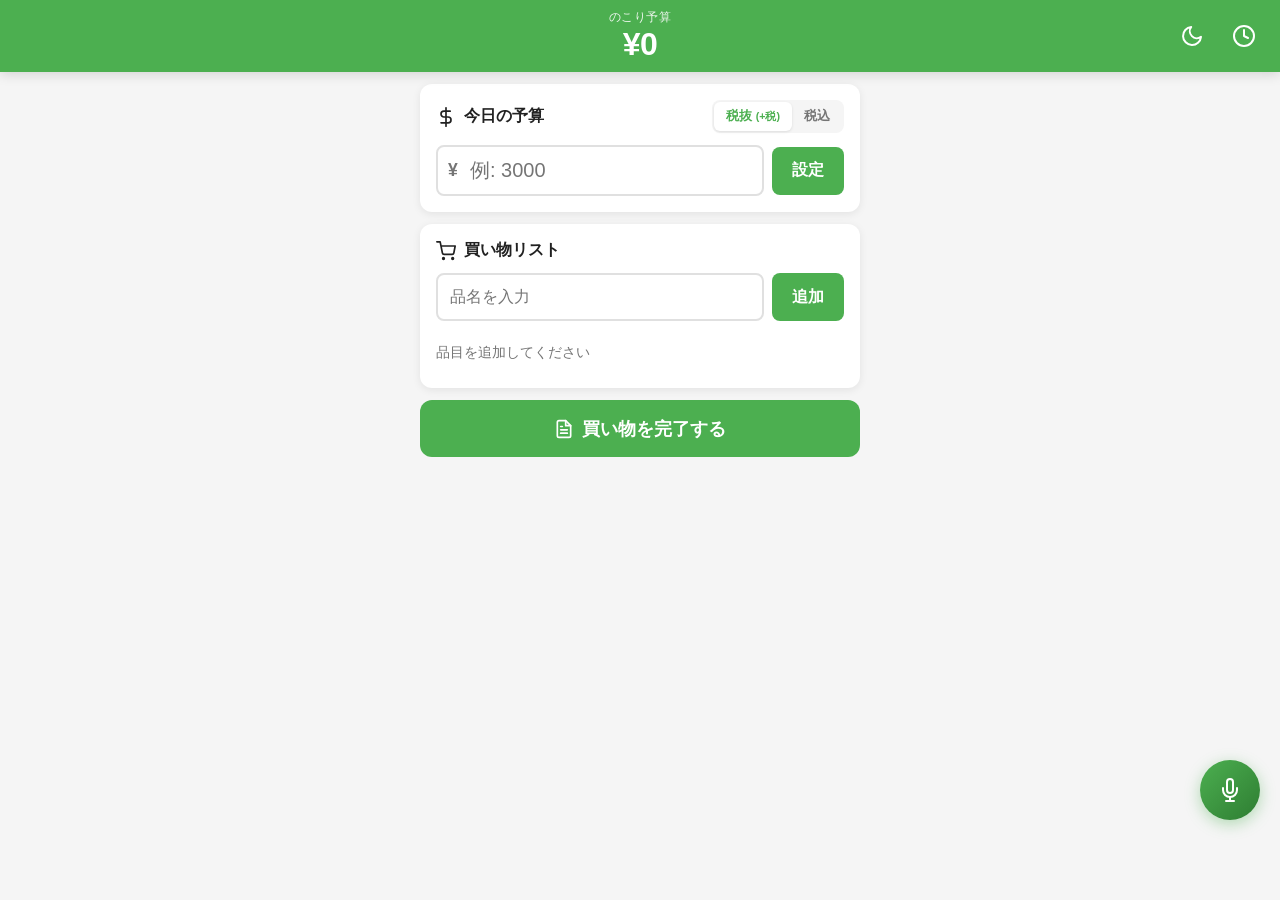
<file: index.html>
<!DOCTYPE html>
<html lang="ja">
<head>
  <meta charset="UTF-8">
  <meta name="viewport" content="width=device-width, initial-scale=1.0, user-scalable=no">
  <meta name="theme-color" content="#4CAF50">
  <meta name="apple-mobile-web-app-capable" content="yes">
  <meta name="apple-mobile-web-app-status-bar-style" content="black-translucent">
  <meta name="apple-mobile-web-app-title" content="買い物メモ">
  <link rel="manifest" href="manifest.json">
  <link rel="apple-touch-icon" href="icons/icon-192.png">
  <title>買い物計算メモ</title>
  <link rel="stylesheet" href="style.css?v=22">
</head>
<body data-theme="simple">
  <div id="app">
    <!-- ===== 固定ヘッダー：残高表示 ===== -->
    <header id="balance-bar">
      <div class="balance-label">のこり予算</div>
      <div id="balance-amount" class="balance-amount">¥0</div>
      <div class="header-actions">
        <!-- Theme Switcher -->
        <button id="theme-btn" class="header-icon-btn" aria-label="テーマ変更">
          <svg width="24" height="24" viewBox="0 0 24 24" fill="none" stroke="currentColor" stroke-width="2" stroke-linecap="round" stroke-linejoin="round">
            <path d="M21 12.79A9 9 0 1 1 11.21 3 7 7 0 0 0 21 12.79z"></path>
          </svg>
        </button>
        <button id="history-btn" class="header-icon-btn" aria-label="履歴">
          <svg width="24" height="24" viewBox="0 0 24 24" fill="none" stroke="currentColor" stroke-width="2" stroke-linecap="round" stroke-linejoin="round">
            <circle cx="12" cy="12" r="10"></circle>
            <polyline points="12 6 12 12 16 14"></polyline>
          </svg>
        </button>
      </div>
    </header>

    <main>
      <!-- ===== 予算設定エリア ===== -->
      <section id="budget-section" class="card">
        <div class="budget-header">
          <h2 class="title-with-icon">
            <svg width="20" height="20" viewBox="0 0 24 24" fill="none" stroke="currentColor" stroke-width="2" stroke-linecap="round" stroke-linejoin="round">
              <line x1="12" y1="1" x2="12" y2="23"></line>
              <path d="M17 5H9.5a3.5 3.5 0 0 0 0 7h5a3.5 3.5 0 0 1 0 7H6"></path>
            </svg>
            今日の予算
          </h2>
          <div class="tax-toggle">
            <label class="tax-radio">
              <input type="radio" name="tax-mode" id="tax-mode-exc" value="exclusive" checked>
              <span class="tax-radio-label">税抜 <small>(+税)</small></span>
            </label>
            <label class="tax-radio">
              <input type="radio" name="tax-mode" id="tax-mode-inc" value="inclusive">
              <span class="tax-radio-label">税込</span>
            </label>
          </div>
        </div>
        <div class="budget-input-row">
          <div class="input-with-yen">
            <span class="yen-inside">¥</span>
            <input type="number" id="budget-input" inputmode="numeric" pattern="[0-9]*"
                   placeholder="例: 3000" min="0" step="1">
          </div>
          <button id="budget-set-btn" class="btn btn-primary">設定</button>
        </div>
        <div id="budget-display" class="budget-display hidden">
          <span>予算: <strong id="budget-value">¥0</strong></span>
          <button id="budget-edit-btn" class="btn btn-small btn-outline">変更</button>
        </div>
      </section>

      <!-- ===== 買い物リストエリア ===== -->
      <section id="list-section" class="card">
        <h2 class="title-with-icon">
          <svg width="20" height="20" viewBox="0 0 24 24" fill="none" stroke="currentColor" stroke-width="2" stroke-linecap="round" stroke-linejoin="round">
            <circle cx="9" cy="21" r="1"></circle>
            <circle cx="20" cy="21" r="1"></circle>
            <path d="M1 1h4l2.68 13.39a2 2 0 0 0 2 1.61h9.72a2 2 0 0 0 2-1.61L23 6H6"></path>
          </svg>
          買い物リスト
        </h2>
        <div class="add-item-row">
          <div class="input-with-clear">
            <input type="text" id="item-name-input" placeholder="品名を入力"
                   enterkeyhint="send">
            <button type="button" id="item-name-clear" class="input-clear-btn" aria-label="入力をクリア">✕</button>
          </div>
          <button id="add-item-btn" class="btn btn-primary">追加</button>
        </div>
        <div id="list-toolbar" class="list-toolbar hidden">
          <label class="select-all-label">
            <input type="checkbox" id="select-all-cb" class="item-checkbox">
            <span>すべて選択</span>
          </label>
          <button id="delete-checked-btn" class="btn btn-small btn-danger" disabled>
            <span>✕ 選択を削除</span>
          </button>
        </div>
        <ul id="shopping-list" class="shopping-list"></ul>
      </section>

      <!-- ===== 完了ボタン ===== -->
      <section class="card complete-section">
        <button id="complete-btn" class="btn btn-complete">
          <svg width="20" height="20" viewBox="0 0 24 24" fill="none" stroke="currentColor" stroke-width="2" stroke-linecap="round" stroke-linejoin="round" style="margin-right: 8px;">
            <path d="M14 2H6a2 2 0 0 0-2 2v16a2 2 0 0 0 2 2h12a2 2 0 0 0 2-2V8z"></path>
            <polyline points="14 2 14 8 20 8"></polyline>
            <line x1="16" y1="13" x2="8" y2="13"></line>
            <line x1="16" y1="17" x2="8" y2="17"></line>
            <polyline points="10 9 9 9 8 9"></polyline>
          </svg>
          買い物を完了する
        </button>
      </section>

      <!-- ===== レシート（結果）モーダル ===== -->
      <div id="result-overlay" class="overlay hidden">
        <div class="receipt-modal">
          <div class="receipt-header">
            <svg class="receipt-icon" width="32" height="32" viewBox="0 0 24 24" fill="none" stroke="currentColor" stroke-width="2" stroke-linecap="round" stroke-linejoin="round">
              <path d="M6 2L3 6v14a2 2 0 0 0 2 2h14a2 2 0 0 0 2-2V6l-3-4z"></path>
              <line x1="3" y1="6" x2="21" y2="6"></line>
              <path d="M16 10a4 4 0 0 1-8 0"></path>
            </svg>
            <h2>RECEIPT</h2>
            <div id="receipt-date" class="receipt-date"></div>
          </div>
          <div class="receipt-body">
            <div class="receipt-row">
              <span class="receipt-label">予算 (Budget)</span>
              <span id="result-budget" class="receipt-value">¥0</span>
            </div>
            <div class="receipt-divider"></div>
            <div id="result-items-detail" class="receipt-items-detail"></div>
            <div class="receipt-divider"></div>
            <div class="receipt-row receipt-total-row">
              <span class="receipt-label">合計 (Total)</span>
              <span id="result-total" class="receipt-total-value">¥0</span>
            </div>
            <div class="receipt-row receipt-balance-row">
              <span class="receipt-label">残高 (Balance)</span>
              <span id="result-balance" class="receipt-balance-value">¥0</span>
            </div>
          </div>
          <div class="receipt-actions">
            <button id="result-close-btn" class="btn btn-primary btn-wide">閉じる</button>
            <button id="result-reset-btn" class="btn btn-outline btn-wide">リセットして新しく始める</button>
          </div>
        </div>
      </div>

      <!-- ===== 履歴モーダル ===== -->
      <div id="history-overlay" class="overlay hidden">
        <div class="history-modal">
          <div class="history-header">
            <h2 class="title-with-icon">
              <svg width="20" height="20" viewBox="0 0 24 24" fill="none" stroke="currentColor" stroke-width="2" stroke-linecap="round" stroke-linejoin="round">
                <path d="M12 8v4l3 3"></path>
                <circle cx="12" cy="12" r="10"></circle>
              </svg>
              過去のレシート
            </h2>
            <div class="history-header-actions">
              <button id="history-clear-all-btn" class="icon-action-btn" aria-label="すべての履歴を削除" title="すべての履歴を削除">
                <svg width="20" height="20" viewBox="0 0 24 24" fill="none" stroke="currentColor" stroke-width="2" stroke-linecap="round" stroke-linejoin="round">
                  <polyline points="3 6 5 6 21 6"></polyline>
                  <path d="M19 6v14a2 2 0 0 1-2 2H7a2 2 0 0 1-2-2V6m3 0V4a2 2 0 0 1 2-2h4a2 2 0 0 1 2 2v2"></path>
                </svg>
              </button>
              <button id="history-close-btn" class="icon-close-btn" aria-label="閉じる">✕</button>
            </div>
          </div>
          <ul id="history-list" class="history-list"></ul>
          <div id="history-empty" class="history-empty hidden">履歴はありません</div>
        </div>
      </div>
      
      <!-- ===== テーマ選択モーダル ===== -->
      <div id="theme-overlay" class="overlay hidden">
        <div class="history-modal" style="max-height: 50vh;">
          <div class="history-header">
            <h2 class="title-with-icon">
              <svg width="20" height="20" viewBox="0 0 24 24" fill="none" stroke="currentColor" stroke-width="2" stroke-linecap="round" stroke-linejoin="round">
                <path d="M21 12.79A9 9 0 1 1 11.21 3 7 7 0 0 0 21 12.79z"></path>
              </svg>
              テーマ設定
            </h2>
            <div class="history-header-actions">
              <button id="theme-close-btn" class="icon-close-btn" aria-label="閉じる">✕</button>
            </div>
          </div>
          <div class="theme-options">
            <button class="theme-option-btn active" data-theme-val="simple">
              <div class="theme-color-circle" style="background: #4CAF50;"></div>
              <span>シンプル (Green)</span>
            </button>
            <button class="theme-option-btn" data-theme-val="sakura">
              <div class="theme-color-circle" style="background: #f472b6;"></div>
              <span>さくら (Pink)</span>
            </button>
            <button class="theme-option-btn" data-theme-val="ocean">
              <div class="theme-color-circle" style="background: #38bdf8;"></div>
              <span>オーシャン (Blue)</span>
            </button>
          </div>
        </div>
      </div>
      
    </main>
  </div>


  <!-- ===== 音声入力ボタン ===== -->
  <button id="voice-btn" class="voice-fab" aria-label="音声入力">
    <svg class="mic-icon-svg" width="24" height="24" viewBox="0 0 24 24" fill="none" stroke="currentColor" stroke-width="2" stroke-linecap="round" stroke-linejoin="round">
      <path d="M12 1a3 3 0 0 0-3 3v8a3 3 0 0 0 6 0V4a3 3 0 0 0-3-3z"></path>
      <path d="M19 10v2a7 7 0 0 1-14 0v-2"></path>
      <line x1="12" y1="19" x2="12" y2="23"></line>
      <line x1="8" y1="23" x2="16" y2="23"></line>
    </svg>
    <span id="voice-status" class="voice-status">♪ ピコン</span>
  </button>

  <script src="app.js?v=22"></script>
</body>
</html>
</file>
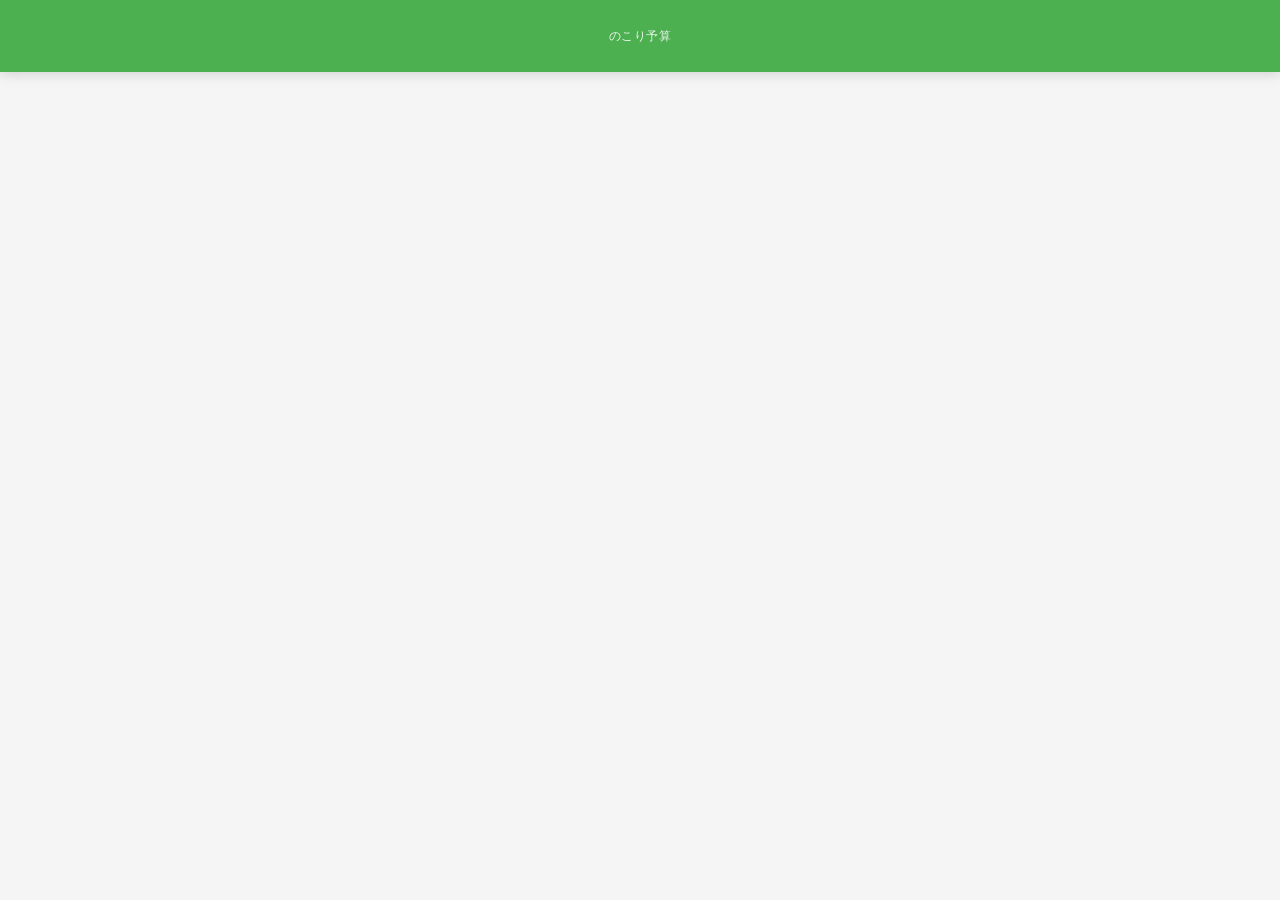
<file: shopping-calc-allinone.html>
<!DOCTYPE html>
<html lang="ja">
<head>
  <meta charset="UTF-8">
  <meta name="viewport" content="width=device-width, initial-scale=1.0, user-scalable=no">
  <meta name="theme-color" content="#4CAF50">
  <meta name="apple-mobile-web-app-capable" content="yes">
  <meta name="apple-mobile-web-app-status-bar-style" content="black-translucent">
  <meta name="apple-mobile-web-app-title" content="買い物メモ">
  <link rel="apple-touch-icon" href="icons/icon-192.png">
  <title>買い物計算メモ</title>
  <style>
/* ===== Reset & Base ===== */
*, *::before, *::after {
  box-sizing: border-box;
  margin: 0;
  padding: 0;
}


:root, [data-theme="simple"] {
  --green-primary: #4CAF50;
  --green-dark: #388E3C;
  --green-light: #C8E6C9;
  --accent: #FF9800;
  --accent-dark: #F57C00;
  --red: #E53935;
  --red-light: #FFEBEE;
  --bg: #F5F5F5;
  --card-bg: #FFFFFF;
  --text: #212121;
  --text-secondary: #757575;
  --border: #E0E0E0;
  --radius: 12px;
  --shadow: 0 2px 8px rgba(0,0,0,0.08);
  --header-height: 72px;
}

[data-theme="sakura"] {
  --green-primary: #f472b6;
  --green-dark: #db2777;
  --green-light: #fce7f3;
  --accent: #fbbf24;
  --accent-dark: #f59e0b;
  --bg: #fff1f2;
}

[data-theme="ocean"] {
  --green-primary: #38bdf8;
  --green-dark: #0284c7;
  --green-light: #e0f2fe;
  --accent: #f472b6;
  --accent-dark: #db2777;
  --bg: #f0f9ff;
}


html {
  font-size: 16px;
  -webkit-tap-highlight-color: transparent;
}

body {
  font-family: -apple-system, BlinkMacSystemFont, 'Segoe UI', 'Hiragino Sans',
               'Noto Sans JP', sans-serif;
  background: var(--bg);
  color: var(--text);
  height: 100vh;
  height: 100dvh;
  display: flex;
  flex-direction: column;
  overflow: hidden;
  overscroll-behavior: none;
}

#app {
  display: flex;
  flex-direction: column;
  height: 100%;
  width: 100%;
}

/* ===== Fixed Header: Balance Bar ===== */
#balance-bar {
  flex-shrink: 0;
  position: relative;
  z-index: 100;
  height: var(--header-height);
  background: var(--green-primary);
  color: #fff;
  display: flex;
  flex-direction: column;
  align-items: center;
  justify-content: center;
  box-shadow: 0 2px 12px rgba(0,0,0,0.15);
  padding: env(safe-area-inset-top, 0) 16px 0;
}

.balance-label {
  font-size: 0.75rem;
  opacity: 0.9;
  letter-spacing: 0.05em;
}

.header-actions {
  position: absolute;
  right: 16px;
  top: 50%;
  transform: translateY(-50%);
  display: flex;
  gap: 12px;
}

.header-icon-btn {
  background: none;
  border: none;
  color: #fff;
  cursor: pointer;
  padding: 8px;
  display: flex;
  align-items: center;
  justify-content: center;
  border-radius: 50%;
  transition: background 0.2s;
}

.header-icon-btn:active {
  background: rgba(255, 255, 255, 0.2);
}

.balance-amount {
  font-size: 2rem;
  font-weight: 800;
  letter-spacing: -0.02em;
  transition: color 0.3s;
}

.balance-amount.over-budget {
  color: #FFCDD2;
  animation: pulse 1s ease-in-out;
}

@keyframes pulse {
  0%, 100% { transform: scale(1); }
  50% { transform: scale(1.08); }
}

/* ===== Main ===== */
main {
  flex: 1;
  overflow-y: auto;
  -webkit-overflow-scrolling: touch;
  padding-top: 12px;
  padding-bottom: 32px;
  width: 100%;
  max-width: 480px;
  margin: 0 auto;
  padding-left: 12px;
  padding-right: 12px;
}

/* ===== Card ===== */
.card {
  background: var(--card-bg);
  border-radius: var(--radius);
  box-shadow: var(--shadow);
  padding: 16px;
  margin-bottom: 12px;
}

.card h2 {
  font-size: 1rem;
  font-weight: 700;
  margin-bottom: 12px;
  color: var(--text);
}

/* ===== Buttons ===== */
.btn {
  display: inline-flex;
  align-items: center;
  justify-content: center;
  border: none;
  border-radius: 8px;
  font-size: 1rem;
  font-weight: 600;
  cursor: pointer;
  padding: 12px 20px;
  min-height: 48px;
  transition: background 0.15s, transform 0.1s;
  -webkit-user-select: none;
  user-select: none;
  white-space: nowrap;
}

.btn:active {
  transform: scale(0.96);
}

.btn-primary {
  background: var(--green-primary);
  color: #fff;
}

.btn-primary:active {
  background: var(--green-dark);
}

.btn-accent {
  background: var(--accent);
  color: #fff;
}

.btn-accent:active {
  background: var(--accent-dark);
}

.btn-outline {
  background: transparent;
  border: 2px solid var(--green-primary);
  color: var(--green-primary);
}

.btn-small {
  padding: 6px 12px;
  min-height: 36px;
  font-size: 0.85rem;
}

.btn-wide {
  width: 100%;
}

.btn-complete {
  width: 100%;
  background: var(--green-primary);
  color: #fff;
  font-size: 1.15rem;
  padding: 16px;
  min-height: 56px;
  border-radius: 12px;
}

.btn-complete:active {
  background: var(--green-dark);
}

/* ===== Budget Section ===== */
.budget-header {
  display: flex;
  align-items: center;
  justify-content: space-between;
  margin-bottom: 12px;
}

.budget-header h2 {
  margin-bottom: 0;
}

.tax-toggle {
  display: flex;
  background: var(--bg);
  border-radius: 8px;
  padding: 2px;
}

.tax-radio input {
  display: none;
}

.tax-radio-label {
  display: inline-block;
  padding: 6px 12px;
  font-size: 0.8rem;
  font-weight: 600;
  color: var(--text-secondary);
  border-radius: 6px;
  cursor: pointer;
  transition: all 0.2s;
}

.tax-radio input:checked + .tax-radio-label {
  background: var(--card-bg);
  color: var(--green-primary);
  box-shadow: 0 1px 3px rgba(0,0,0,0.1);
}

.budget-input-row {
  display: flex;
  align-items: center;
  gap: 8px;
}

.input-with-yen {
  flex: 1;
  position: relative;
  display: flex;
  align-items: center;
  min-width: 0;
}

.yen-inside {
  position: absolute;
  left: 12px;
  font-size: 1.1rem;
  font-weight: 700;
  color: var(--text-secondary);
  pointer-events: none;
  z-index: 1;
}

.budget-input-row .input-with-yen input {
  width: 100%;
  font-size: 1.25rem;
  padding: 12px 12px 12px 32px;
  border: 2px solid var(--border);
  border-radius: 8px;
  min-height: 48px;
  outline: none;
  transition: border-color 0.2s;
}

.budget-input-row .input-with-yen input:focus {
  border-color: var(--green-primary);
}

.budget-display {
  display: flex;
  align-items: center;
  justify-content: space-between;
  padding: 8px 0;
  font-size: 1.1rem;
}

.hidden {
  display: none !important;
}

/* ===== Add Item Row ===== */
.add-item-row {
  display: flex;
  gap: 8px;
  margin-bottom: 12px;
}

.input-with-clear {
  flex: 1;
  position: relative;
  display: flex;
  align-items: center;
}

.input-with-clear input {
  width: 100%;
  font-size: 1rem;
  padding: 12px;
  padding-right: 40px;
  border: 2px solid var(--border);
  border-radius: 8px;
  min-height: 48px;
  outline: none;
}

.input-with-clear input:focus {
  border-color: var(--green-primary);
}

.input-clear-btn {
  position: absolute;
  right: 6px;
  width: 32px;
  height: 32px;
  border: none;
  background: var(--border);
  color: #fff;
  font-size: 0.85rem;
  font-weight: 700;
  border-radius: 50%;
  cursor: pointer;
  display: none;
  align-items: center;
  justify-content: center;
  -webkit-user-select: none;
  user-select: none;
  transition: background 0.15s;
}

.input-clear-btn.visible {
  display: flex;
}

.input-clear-btn:active {
  background: var(--text-secondary);
}

/* ===== List Toolbar (Select All / Delete) ===== */
.list-toolbar {
  display: flex;
  align-items: center;
  justify-content: space-between;
  padding: 8px 0;
  margin-bottom: 4px;
  border-bottom: 1px solid var(--border);
}

.select-all-label {
  display: flex;
  align-items: center;
  gap: 8px;
  font-size: 0.9rem;
  color: var(--text-secondary);
  cursor: pointer;
  -webkit-user-select: none;
  user-select: none;
  min-height: 44px;
}

.btn-danger {
  background: var(--red);
  color: #fff;
}

.btn-danger:active {
  background: #C62828;
}

.btn-danger:disabled {
  background: var(--border);
  color: var(--text-secondary);
  opacity: 0.6;
}

/* ===== Add Extra Row ===== */
.add-extra-row {
  display: flex;
  align-items: center;
  gap: 6px;
  margin-bottom: 12px;
  flex-wrap: wrap;
}

.add-extra-row input[type="text"] {
  flex: 1 1 40%;
  min-width: 80px;
  font-size: 0.95rem;
  padding: 10px;
  border: 2px solid var(--border);
  border-radius: 8px;
  min-height: 48px;
  outline: none;
}

.add-extra-row .input-with-yen {
  flex: 1 1 25%;
  min-width: 80px;
}

.add-extra-row .input-with-yen input {
  width: 100%;
  font-size: 1rem;
  padding: 10px 10px 10px 28px;
  border: 2px solid var(--border);
  border-radius: 8px;
  min-height: 48px;
  outline: none;
}

.add-extra-row input:focus {
  border-color: var(--green-primary);
}

/* ===== Shopping List ===== */
.shopping-list {
  list-style: none;
}

.shopping-list li {
  display: flex;
  align-items: center;
  gap: 8px;
  padding: 10px 0;
  border-bottom: 1px solid var(--border);
  animation: slideIn 0.25s ease-out;
}

.shopping-list li:last-child {
  border-bottom: none;
}

@keyframes slideIn {
  from { opacity: 0; transform: translateY(-8px); }
  to { opacity: 1; transform: translateY(0); }
}

/* Checkbox */
.item-checkbox {
  -webkit-appearance: none;
  appearance: none;
  width: 28px;
  height: 28px;
  min-width: 28px;
  border: 2.5px solid var(--green-primary);
  border-radius: 6px;
  cursor: pointer;
  position: relative;
  transition: background 0.15s;
}

.item-checkbox:checked {
  background: var(--green-primary);
}

.item-checkbox:checked::after {
  content: '✓';
  position: absolute;
  top: 50%;
  left: 50%;
  transform: translate(-50%, -50%);
  color: #fff;
  font-size: 1rem;
  font-weight: 800;
}

.item-checkbox:indeterminate {
  background: var(--green-light);
  border-color: var(--green-primary);
}

.item-checkbox:indeterminate::after {
  content: '–';
  position: absolute;
  top: 50%;
  left: 50%;
  transform: translate(-50%, -50%);
  color: var(--green-dark);
  font-size: 1.2rem;
  font-weight: 800;
}

/* Item name */
.item-name {
  flex: 1;
  font-size: 1rem;
  min-width: 0;
  overflow: hidden;
  text-overflow: ellipsis;
  white-space: nowrap;
  transition: opacity 0.2s;
}

.item-name.checked {
  text-decoration: line-through;
  opacity: 0.5;
}

/* Tax Badge */
.tax-badge {
  font-size: 0.75rem;
  font-weight: 700;
  padding: 4px 6px;
  border-radius: 4px;
  border: none;
  cursor: pointer;
  margin-right: 4px;
  transition: opacity 0.2s;
}

.tax-badge:active {
  opacity: 0.7;
}

.tax-8 {
  background: #E3F2FD;
  color: #1976D2;
}

.tax-10 {
  background: #FFF3E0;
  color: #F57C00;
}

/* Item price input */
.item-price-input {
  width: 90px;
  font-size: 1rem;
  padding: 8px;
  border: 2px solid var(--border);
  border-radius: 8px;
  text-align: right;
  min-height: 44px;
  outline: none;
  transition: border-color 0.2s;
}

.item-price-input:focus {
  border-color: var(--green-primary);
}

.item-price-input.has-value {
  border-color: var(--green-light);
  background: #F9FBF9;
}

/* Delete button */
.item-delete-btn {
  width: 40px;
  height: 40px;
  min-width: 40px;
  border: none;
  background: var(--red-light);
  color: var(--red);
  font-size: 1.1rem;
  font-weight: 700;
  cursor: pointer;
  border-radius: 50%;
  display: flex;
  align-items: center;
  justify-content: center;
  transition: background 0.15s, transform 0.1s;
  -webkit-user-select: none;
  user-select: none;
}

.item-delete-btn:active {
  background: var(--red);
  color: #fff;
  transform: scale(0.9);
}

/* Extra item (fixed price display) */
.extra-price {
  font-size: 1rem;
  font-weight: 600;
  color: var(--accent-dark);
  white-space: nowrap;
}

/* ===== Complete Section ===== */
.complete-section {
  background: transparent;
  box-shadow: none;
  padding: 0;
}

/* ===== Result Overlay ===== */
.overlay {
  position: fixed;
  inset: 0;
  z-index: 200;
  background: rgba(0,0,0,0.5);
  display: flex;
  align-items: flex-end;
  justify-content: center;
  animation: fadeIn 0.2s ease-out;
}

@keyframes fadeIn {
  from { opacity: 0; }
  to { opacity: 1; }
}

/* ===== Receipt & History Modals ===== */
.receipt-modal, .history-modal {
  background: var(--card-bg);
  border-radius: 20px 20px 0 0;
  padding: 24px 20px;
  padding-bottom: calc(24px + env(safe-area-inset-bottom, 0));
  width: 100%;
  max-width: 480px;
  max-height: 85vh;
  overflow-y: auto;
  animation: slideUp 0.3s ease-out;
  color: #333;
}

@keyframes slideUp {
  from { transform: translateY(100%); }
  to { transform: translateY(0); }
}

.receipt-header {
  text-align: center;
  margin-bottom: 24px;
}

.receipt-icon {
  margin: 0 auto 12px;
  display: block;
  color: var(--text-secondary);
}

.receipt-header h2 {
  font-family: 'Courier New', Courier, monospace;
  font-size: 1.4rem;
  letter-spacing: 0.1em;
  margin-bottom: 4px;
}

.receipt-date {
  font-size: 0.85rem;
  color: var(--text-secondary);
}

.receipt-row {
  display: flex;
  justify-content: space-between;
  align-items: center;
  padding: 6px 0;
  font-size: 1rem;
}

.receipt-divider {
  border-top: 2px dashed #ddd;
  margin: 12px 0;
}

.receipt-label {
  color: var(--text-secondary);
}

.receipt-value {
  font-weight: 600;
}

.receipt-total-row {
  font-size: 1.2rem;
  font-weight: 700;
}

.receipt-balance-row {
  font-size: 1.4rem;
  font-weight: 800;
  margin-top: 4px;
}

.receipt-balance-value.over { color: var(--red); }
.receipt-balance-value.under { color: var(--green-primary); }

.receipt-items-detail {
  font-family: 'Courier New', Courier, monospace;
  font-size: 0.9rem;
  max-height: 250px;
  overflow-y: auto;
}

.receipt-items-detail .detail-row {
  display: flex;
  justify-content: space-between;
  padding: 4px 0;
}

.receipt-actions {
  margin-top: 24px;
  display: flex;
  flex-direction: column;
  gap: 12px;
}

/* History Modal */
.history-header {
  display: flex;
  align-items: center;
  justify-content: space-between;
  margin-bottom: 20px;
}

.history-header h2 {
  font-size: 1.2rem;
  margin: 0;
}

.icon-close-btn {
  background: var(--bg);
  border: none;
  width: 32px;
  height: 32px;
  border-radius: 50%;
  font-size: 1.2rem;
  display: flex;
  align-items: center;
  justify-content: center;
  cursor: pointer;
}

.history-list {
  list-style: none;
  padding: 0;
  margin: 0;
}



.history-item-date {
  font-size: 0.9rem;
  color: var(--text-secondary);
  margin-bottom: 4px;
}

.history-item-total {
  font-size: 1.2rem;
  font-weight: 700;
  color: var(--text);
}

.history-item-arrow {
  color: var(--text-secondary);
  font-size: 1.2rem;
}

.history-empty {
  text-align: center;
  padding: 30px;
  color: var(--text-secondary);
}

/* ===== Utility ===== */
input[type="number"]::-webkit-inner-spin-button,
input[type="number"]::-webkit-outer-spin-button {
  -webkit-appearance: none;
  margin: 0;
}

input[type="number"] {
  -moz-appearance: textfield;
}

/* Empty list placeholder */
.empty-placeholder {
  text-align: center;
  padding: 20px;
  color: var(--text-secondary);
  font-size: 0.9rem;
}

/* ===== Responsive Tweaks ===== */
@media (min-width: 481px) {
  main {
    padding-left: 20px;
    padding-right: 20px;
  }
}

/* Safe area for bottom */
@supports (padding: env(safe-area-inset-bottom)) {
  main {
    padding-bottom: calc(32px + env(safe-area-inset-bottom));
  }
  #balance-bar {
    padding-top: env(safe-area-inset-top, 0);
    height: calc(var(--header-height) + env(safe-area-inset-top, 0));
  }
}

.history-header-actions {
  display: flex;
  gap: 12px;
  align-items: center;
}

.icon-action-btn {
  background: none;
  border: none;
  color: var(--text-secondary);
  cursor: pointer;
  display: flex;
  align-items: center;
  justify-content: center;
  padding: 4px;
  border-radius: 50%;
  transition: color 0.2s, background 0.2s;
}

.icon-action-btn:active {
  background: var(--bg);
  color: var(--red);
}

.history-item {
  display: flex;
  justify-content: space-between;
  align-items: center;
  background: var(--bg);
  border-radius: 12px;
  margin-bottom: 10px;
  overflow: hidden;
}

.history-item-content {
  display: flex;
  justify-content: space-between;
  align-items: center;
  padding: 16px;
  flex: 1;
  cursor: pointer;
  transition: background 0.2s;
}

.history-item-content:active {
  background: rgba(0,0,0,0.05);
}

.history-delete-btn {
  background: none;
  border: none;
  color: var(--text-secondary);
  font-size: 1.2rem;
  padding: 16px;
  cursor: pointer;
  transition: color 0.2s;
}

.history-delete-btn:active {
  color: var(--red);
}


/* ===== 音声入力ボタン ===== */
.voice-fab {
  position: fixed;
  bottom: 80px;
  right: 20px;
  width: 60px;
  height: 60px;
  border-radius: 50%;
  background: linear-gradient(135deg, #4CAF50, #2E7D32);
  color: white;
  border: none;
  box-shadow: 0 4px 15px rgba(76, 175, 80, 0.4);
  font-size: 28px;
  display: flex;
  align-items: center;
  justify-content: center;
  z-index: 90;
  cursor: pointer;
  transition: all 0.3s cubic-bezier(0.175, 0.885, 0.32, 1.275);
}

.voice-fab:active {
  transform: scale(0.9);
}

.voice-fab.listening {
  background: linear-gradient(135deg, #f44336, #c62828);
  box-shadow: 0 4px 15px rgba(244, 67, 54, 0.5), 0 0 0 10px rgba(244, 67, 54, 0.2);
  animation: pulse-ring 1.5s infinite;
}

@keyframes pulse-ring {
  0% { box-shadow: 0 0 0 0 rgba(244, 67, 54, 0.4); }
  70% { box-shadow: 0 0 0 15px rgba(244, 67, 54, 0); }
  100% { box-shadow: 0 0 0 0 rgba(244, 67, 54, 0); }
}

.voice-status {
  position: absolute;
  top: -40px;
  right: 0;
  background: rgba(0,0,0,0.7);
  color: white;
  font-size: 12px;
  padding: 6px 12px;
  border-radius: 20px;
  white-space: nowrap;
  pointer-events: none;
  opacity: 0;
  transform: translateY(10px);
  transition: all 0.3s ease;
}

.voice-status.show {
  opacity: 1;
  transform: translateY(0);
}

/* ===== Titles with Icons ===== */
.title-with-icon {
  display: flex;
  align-items: center;
  gap: 8px;
  color: var(--green-primary);
}



/* ===== Theme Switcher ===== */
.theme-options {
  display: flex;
  flex-direction: column;
  gap: 12px;
  padding: 16px;
}
.theme-option-btn {
  display: flex;
  align-items: center;
  gap: 16px;
  padding: 12px 16px;
  background: var(--bg);
  border: 2px solid var(--border);
  border-radius: var(--radius);
  font-size: 1rem;
  font-weight: bold;
  color: var(--text);
  cursor: pointer;
  transition: all 0.2s;
}
.theme-option-btn.active {
  border-color: var(--green-primary);
  background: var(--green-light);
}
.theme-color-circle {
  width: 24px;
  height: 24px;
  border-radius: 50%;
  box-shadow: 0 2px 4px rgba(0,0,0,0.1);
}

/* ===== Voice Mic SVG ===== */
.mic-icon-svg {
  stroke: white;
}
  </style>
</head>
<body>
  <div id="app">
    <!-- ===== 固定ヘッダー：残高表示 ===== -->
    <header id="balance-bar">
      <div class="balance-label">のこり予算</div>
  <script>
/**
 * 買い物計算メモアプリ - メインロジック
 */
(() => {
  'use strict';

  // ===== State =====
  let budget = 0;
  let budgetSet = false;
  let shoppingItems = [];  // { id, name, price, checked, taxRate }
  let extraItems = [];     // { id, name, price, taxRate }
  let nextId = 1;
  let isTaxInclusive = false;
  let taxMemory = {};
  let receiptHistory = [];

  // ===== DOM Elements =====
  const $ = (sel) => document.querySelector(sel);
  const balanceAmountEl = $('#balance-amount');
  const historyBtn = $('#history-btn');
  const taxModeExc = $('#tax-mode-exc');
  const taxModeInc = $('#tax-mode-inc');
  
  const budgetInput = $('#budget-input');
  const budgetSetBtn = $('#budget-set-btn');
  const budgetDisplay = $('#budget-display');
  const budgetValue = $('#budget-value');
  const budgetEditBtn = $('#budget-edit-btn');
  const budgetInputRow = $('.budget-input-row');
  
  const itemNameInput = $('#item-name-input');
  const itemNameClearBtn = $('#item-name-clear');
  const addItemBtn = $('#add-item-btn');
  const shoppingListEl = $('#shopping-list');
  const listToolbar = $('#list-toolbar');
  const selectAllCb = $('#select-all-cb');
  const deleteCheckedBtn = $('#delete-checked-btn');
  
  const extraNameInput = $('#extra-name-input') || document.createElement('input');
  const extraPriceInput = $('#extra-price-input') || document.createElement('input');
  const addExtraBtn = $('#add-extra-btn') || document.createElement('button');
  const extraListEl = $('#extra-list') || document.createElement('ul');
  
  const completeBtn = $('#complete-btn');
  const resultOverlay = $('#result-overlay');
  const receiptDate = $('#receipt-date');
  const resultBudget = $('#result-budget');
  const resultTotal = $('#result-total');
  const resultBalance = $('#result-balance');
  const resultItemsDetail = $('#result-items-detail');
  const resultCloseBtn = $('#result-close-btn');
  const resultResetBtn = $('#result-reset-btn');

  const historyOverlay = $('#history-overlay');
  const historyList = $('#history-list');
  const historyCloseBtn = $('#history-close-btn');
  const historyEmpty = $('#history-empty');
  const historyClearAllBtn = $('#history-clear-all-btn');

  // ===== Tax Configuration =====
  function getTaxRate(name) {
    if (name && taxMemory[name]) return taxMemory[name];
    return 8; // デフォルトは食品の8%
  }

  taxModeExc.addEventListener('change', () => { isTaxInclusive = false; updateBalance(); saveState(); });
  taxModeInc.addEventListener('change', () => { isTaxInclusive = true; updateBalance(); saveState(); });

  // ===== Budget =====
  budgetSetBtn.addEventListener('click', () => setBudget());
  budgetInput.addEventListener('keydown', (e) => {
    if (e.key === 'Enter') { e.preventDefault(); setBudget(); }
  });

  budgetEditBtn.addEventListener('click', () => {
    budgetSet = false;
    budgetDisplay.classList.add('hidden');
    budgetInputRow.classList.remove('hidden');
    budgetInput.value = budget || '';
    budgetInput.focus();
  });

  function setBudget() {
    const val = parseInt(budgetInput.value, 10);
    if (isNaN(val) || val < 0) { budgetInput.focus(); return; }
    budget = val;
    budgetSet = true;
    budgetValue.textContent = formatYen(budget);
    budgetInputRow.classList.add('hidden');
    budgetDisplay.classList.remove('hidden');
    budgetInput.blur();
    updateBalance();
    saveState();
  }

  // ===== Shopping List =====
  addItemBtn.addEventListener('click', () => addShoppingItem());
  itemNameInput.addEventListener('keydown', (e) => {
    if (e.isComposing || e.keyCode === 229) return;
    if (e.key === 'Enter') { e.preventDefault(); addShoppingItem(); }
  });

  itemNameInput.addEventListener('input', () => toggleClearBtn());

  itemNameClearBtn.addEventListener('click', () => {
    cancelAutoAdd();
    itemNameInput.value = '';
    toggleClearBtn();
    itemNameInput.focus();
  });

  function toggleClearBtn() {
    if (itemNameInput.value.length > 0) {
      itemNameClearBtn.classList.add('visible');
    } else {
      itemNameClearBtn.classList.remove('visible');
    }
  }

  // 音声コマンド用のキーワード（「完了」「レシート」等でレシート画面を表示）
  const VOICE_COMPLETE_KEYWORDS = ['完了', 'かんりょう', 'レシート', 'れしーと', '買い物完了', 'かいものかんりょう'];

  function isVoiceCommand(text) {
    const normalized = text.toLowerCase().replace(/\s/g, '');
    return VOICE_COMPLETE_KEYWORDS.some(kw => normalized.includes(kw));
  }

  // 音声入力の解析処理（parseAndAddVoiceItem）の受け皿。
  // マイクボタンの準備ができたときに、下の音声入力の部分で中身が入る
  let parseVoiceText = null;

  // 「品名 + 数字 + 円」の形か調べる（例：ひじき250円）。品名の部分が空（250円だけ）なら false
  function looksLikeNameWithPrice(text) {
    return /[^\s0-9０-９円][^]*?[0-9０-９]+\s*(円|えん)/.test(text);
  }

  // ===== 自動追加（キーボード音声入力のあと、追加ボタンを押さなくても追加する） =====
  const AUTO_ADD_ENABLED = true;   // false にすると自動追加は完全にオフになる
  const AUTO_ADD_DELAY_MS = 1500;  // 入力が変わらなくなってから、自動で追加するまでの時間

  let autoAddTimer = null;
  let isComposingInput = false;    // 変換中（下線つきの入力中）かどうか

  function cancelAutoAdd() {
    if (!autoAddTimer) return;
    clearTimeout(autoAddTimer);
    autoAddTimer = null;
  }

  // 入力が変わるたびに呼ぶ。「品名+数字+円」の形で、変換中でなければ、タイマーをやり直す
  function scheduleAutoAdd(composing) {
    if (!AUTO_ADD_ENABLED) return;
    if (composing || isComposingInput) {
      cancelAutoAdd();
      return;
    }
    const text = itemNameInput.value.trim();
    if (!parseVoiceText || !looksLikeNameWithPrice(text)) {
      cancelAutoAdd();
      return;
    }

    if (autoAddTimer) clearTimeout(autoAddTimer);
    autoAddTimer = setTimeout(() => {
      autoAddTimer = null;
      // 実行の直前にもう一度確認する（文字が変わっていたら追加しない）
      const current = itemNameInput.value.trim();
      if (isComposingInput || current !== text) return;
      addShoppingItem();
    }, AUTO_ADD_DELAY_MS);
  }

  itemNameInput.addEventListener('input', (e) => scheduleAutoAdd(e.isComposing));
  itemNameInput.addEventListener('compositionstart', () => {
    isComposingInput = true;
    cancelAutoAdd();
  });
  itemNameInput.addEventListener('compositionend', () => {
    isComposingInput = false;
    scheduleAutoAdd(false);
  });
  // compositionend が来ないまま離れた場合に、変換中の状態が残らないようにする
  itemNameInput.addEventListener('blur', () => {
    isComposingInput = false;
  });

  function addShoppingItem() {
    // 手で追加された場合に、自動追加とぶつかって二重に追加されないようにする
    cancelAutoAdd();

    const name = itemNameInput.value.trim();
    if (!name) { itemNameInput.focus(); return; }

    // 音声コマンドチェック：「完了」「レシート」等ならレシート画面を表示
    if (isVoiceCommand(name)) {
      setTimeout(() => {
        itemNameInput.value = '';
        toggleClearBtn();
      }, 10);
      showResult();
      return;
    }

    // キーボードの音声入力などで「ひじき250円」のように金額つきで入ったときは、
    // マイクボタンと同じ解析（品名と金額に分ける処理）で追加する
    if (parseVoiceText && looksLikeNameWithPrice(name)) {
      // 「ひじきを250円」の「を」が品名に残らないよう、数字の直前の「を」だけ取り除く
      const spoken = name.replace(/を\s*(?=[0-9０-９])/g, ' ');
      setTimeout(() => {
        itemNameInput.value = '';
        toggleClearBtn();
        itemNameInput.focus();
      }, 10);
      parseVoiceText(spoken);
      return;
    }

    const taxRate = getTaxRate(name);
    const item = { id: nextId++, name, price: null, checked: false, taxRate };
    shoppingItems.unshift(item);
    
    setTimeout(() => {
      itemNameInput.value = '';
      toggleClearBtn();
      itemNameInput.focus();
    }, 10);
    
    renderShoppingList();
    saveState();
  }

  function renderShoppingList() {
    shoppingListEl.innerHTML = '';

    if (shoppingItems.length === 0) {
      listToolbar.classList.add('hidden');
      shoppingListEl.innerHTML = '<li class="empty-placeholder">品目を追加してください</li>';
      updateToolbarState();
      return;
    }

    listToolbar.classList.remove('hidden');

    shoppingItems.forEach((item) => {
      const li = document.createElement('li');

      const cb = document.createElement('input');
      cb.type = 'checkbox';
      cb.className = 'item-checkbox';
      cb.checked = item.checked;
      cb.setAttribute('aria-label', `${item.name} を選択`);
      cb.addEventListener('change', () => {
        item.checked = cb.checked;
        nameSpan.classList.toggle('checked', item.checked);
        updateToolbarState();
        updateBalance();
        saveState();
      });

      const nameSpan = document.createElement('span');
      nameSpan.className = 'item-name' + (item.checked ? ' checked' : '');
      nameSpan.textContent = item.name;

      const taxBtn = document.createElement('button');
      taxBtn.className = `tax-badge tax-${item.taxRate}`;
      taxBtn.textContent = `${item.taxRate}%`;
      taxBtn.addEventListener('click', () => {
        item.taxRate = item.taxRate === 8 ? 10 : 8;
        taxBtn.className = `tax-badge tax-${item.taxRate}`;
        taxBtn.textContent = `${item.taxRate}%`;
        if (item.name) taxMemory[item.name] = item.taxRate;
        updateBalance();
        saveState();
      });

      const priceInput = document.createElement('input');
      priceInput.type = 'number';
      priceInput.inputMode = 'numeric';
      priceInput.pattern = '[0-9]*';
      priceInput.className = 'item-price-input' + (item.price !== null ? ' has-value' : '');
      priceInput.placeholder = '¥';
      priceInput.min = '0';
      priceInput.step = '1';
      if (item.price !== null) priceInput.value = item.price;
      priceInput.setAttribute('aria-label', `${item.name} の金額`);

      priceInput.addEventListener('input', () => {
        const val = priceInput.value.trim();
        if (val === '') {
          item.price = null;
          priceInput.classList.remove('has-value');
        } else {
          item.price = parseInt(val, 10) || 0;
          priceInput.classList.add('has-value');
        }
        updateBalance();
        saveState();
      });

      const delBtn = document.createElement('button');
      delBtn.className = 'item-delete-btn';
      delBtn.innerHTML = '✕';
      delBtn.setAttribute('aria-label', `${item.name} を削除`);
      delBtn.addEventListener('click', () => {
        shoppingItems = shoppingItems.filter(i => i.id !== item.id);
        renderShoppingList();
        updateBalance();
        saveState();
      });

      li.appendChild(cb);
      li.appendChild(nameSpan);
      li.appendChild(taxBtn);
      li.appendChild(priceInput);
      li.appendChild(delBtn);
      shoppingListEl.appendChild(li);
    });

    updateToolbarState();
  }

  // ===== Select All / Delete Checked =====
  selectAllCb.addEventListener('change', () => {
    const isChecked = selectAllCb.checked;
    shoppingItems.forEach(item => item.checked = isChecked);
    renderShoppingList();
    updateBalance();
    saveState();
  });

  deleteCheckedBtn.addEventListener('click', () => {
    const checkedCount = shoppingItems.filter(i => i.checked).length;
    if (checkedCount === 0) return;
    if (confirm(`選択した ${checkedCount} 件を削除しますか？`)) {
      shoppingItems = shoppingItems.filter(i => !i.checked);
      renderShoppingList();
      updateBalance();
      saveState();
    }
  });

  function updateToolbarState() {
    if (shoppingItems.length === 0) {
      selectAllCb.checked = false;
      selectAllCb.indeterminate = false;
      deleteCheckedBtn.disabled = true;
      return;
    }
    const checkedCount = shoppingItems.filter(i => i.checked).length;
    selectAllCb.checked = checkedCount === shoppingItems.length;
    selectAllCb.indeterminate = checkedCount > 0 && checkedCount < shoppingItems.length;
    deleteCheckedBtn.disabled = checkedCount === 0;
  }

  // ===== Extra Items =====
  addExtraBtn.addEventListener('click', () => addExtraItem());
  extraPriceInput.addEventListener('keydown', (e) => {
    if (e.key === 'Enter') { e.preventDefault(); addExtraItem(); }
  });
  extraNameInput.addEventListener('keydown', (e) => {
    if (e.isComposing || e.keyCode === 229) return;
    if (e.key === 'Enter') { e.preventDefault(); extraPriceInput.focus(); }
  });

  function addExtraItem() {
    const priceVal = parseInt(extraPriceInput.value, 10);
    if (isNaN(priceVal) || priceVal < 0) { extraPriceInput.focus(); return; }
    const name = extraNameInput.value.trim() || 'その他';
    // その他アイテムは日用品が多い可能性を考慮し、taxMemoryを優先しつつデフォルト10%
    const taxRate = taxMemory[name] ? taxMemory[name] : 10;
    const item = { id: nextId++, name, price: priceVal, taxRate };
    extraItems.push(item);
    
    setTimeout(() => {
      extraNameInput.value = '';
      extraPriceInput.value = '';
    }, 10);
    
    renderExtraList();
    updateBalance();
    saveState();
  }

  function renderExtraList() {
    extraListEl.innerHTML = '';
    if (extraItems.length === 0) return;
    extraItems.forEach((item) => {
      const li = document.createElement('li');

      const nameSpan = document.createElement('span');
      nameSpan.className = 'item-name';
      nameSpan.textContent = item.name;

      const taxBtn = document.createElement('button');
      taxBtn.className = `tax-badge tax-${item.taxRate}`;
      taxBtn.textContent = `${item.taxRate}%`;
      taxBtn.addEventListener('click', () => {
        item.taxRate = item.taxRate === 8 ? 10 : 8;
        taxBtn.className = `tax-badge tax-${item.taxRate}`;
        taxBtn.textContent = `${item.taxRate}%`;
        if (item.name && item.name !== 'その他') taxMemory[item.name] = item.taxRate;
        updateBalance();
        saveState();
      });

      const priceSpan = document.createElement('span');
      priceSpan.className = 'extra-price';
      priceSpan.textContent = formatYen(item.price);

      const delBtn = document.createElement('button');
      delBtn.className = 'item-delete-btn';
      delBtn.innerHTML = '✕';
      delBtn.setAttribute('aria-label', `${item.name} を削除`);
      delBtn.addEventListener('click', () => {
        extraItems = extraItems.filter(i => i.id !== item.id);
        renderExtraList();
        updateBalance();
        saveState();
      });

      li.appendChild(nameSpan);
      li.appendChild(taxBtn);
      li.appendChild(priceSpan);
      li.appendChild(delBtn);
      extraListEl.appendChild(li);
    });
  }

  // ===== Balance Calculation =====
  function calculateWithTax(price, rate) {
    if (price === null) return 0;
    if (isTaxInclusive) return price;
    return Math.floor(price * (1 + rate / 100)); // 個別切り捨て
  }

  function calcTotal() {
    let total = 0;
    shoppingItems.forEach(item => total += calculateWithTax(item.price, item.taxRate));
    extraItems.forEach(item => total += calculateWithTax(item.price, item.taxRate));
    return total;
  }

  function updateBalance() {
    const total = calcTotal();
    const remaining = budget - total;
    balanceAmountEl.textContent = formatYen(remaining);

    if (remaining < 0) {
      balanceAmountEl.classList.add('over-budget');
    } else {
      balanceAmountEl.classList.remove('over-budget');
    }
  }

  // ===== Complete & Receipt =====
  completeBtn.addEventListener('click', () => {
    showResult();
  });

  resultCloseBtn.addEventListener('click', () => {
    resultOverlay.classList.add('hidden');
  });

  resultResetBtn.addEventListener('click', () => {
    if (confirm('履歴に保存して、すべてリセットして新しく始めますか？')) {
      saveReceiptToHistory();
      resetAll();
      resultOverlay.classList.add('hidden');
    }
  });

  resultOverlay.addEventListener('click', (e) => {
    if (e.target === resultOverlay) resultOverlay.classList.add('hidden');
  });

  function showResult(pastReceipt = null) {
    let currentBudget, currentTotal, currentRemaining, itemsList, dateStr;

    if (pastReceipt) {
      currentBudget = pastReceipt.budget;
      currentTotal = pastReceipt.total;
      currentRemaining = pastReceipt.remaining;
      itemsList = pastReceipt.items;
      dateStr = pastReceipt.date;
      resultResetBtn.classList.add('hidden'); // 履歴閲覧時はリセットボタン非表示
    } else {
      currentBudget = budget;
      currentTotal = calcTotal();
      currentRemaining = currentBudget - currentTotal;
      itemsList = [
        ...shoppingItems.filter(i => i.price !== null),
        ...extraItems
      ];
      dateStr = new Date().toLocaleString('ja-JP', { month: 'short', day: 'numeric', hour: '2-digit', minute: '2-digit' });
      receiptDate.dataset.rawDate = new Date().toISOString();
      resultResetBtn.classList.remove('hidden');
    }

    receiptDate.textContent = dateStr;
    resultBudget.textContent = formatYen(currentBudget);
    resultTotal.textContent = formatYen(currentTotal);
    resultBalance.textContent = formatYen(currentRemaining);

    if (currentRemaining < 0) {
      resultBalance.classList.add('over');
      resultBalance.classList.remove('under');
    } else {
      resultBalance.classList.remove('over');
      resultBalance.classList.add('under');
    }

    resultItemsDetail.innerHTML = '';

    if (itemsList.length === 0) {
      resultItemsDetail.innerHTML = '<div style="text-align:center;color:#999;">購入した品目はありません</div>';
    } else {
      itemsList.forEach((item) => {
        const calculatedPrice = pastReceipt ? item.price : calculateWithTax(item.price, item.taxRate);
        const row = document.createElement('div');
        row.className = 'detail-row';
        row.innerHTML = `<span class="detail-label">${escapeHtml(item.name)} <small>(${item.taxRate}%)</small></span><span>${formatYen(calculatedPrice)}</span>`;
        resultItemsDetail.appendChild(row);
      });
    }

    resultOverlay.classList.remove('hidden');
  }

  function saveReceiptToHistory() {
    const purchased = [...shoppingItems.filter(i => i.price !== null), ...extraItems];
    if (purchased.length === 0 && budget === 0) return; // 空の場合は保存しない

    const items = purchased.map(i => ({
      name: i.name,
      taxRate: i.taxRate,
      price: calculateWithTax(i.price, i.taxRate)
    }));

    const total = calcTotal();
    const receipt = {
      id: Date.now(),
      date: new Date().toLocaleString('ja-JP', { month: 'short', day: 'numeric', hour: '2-digit', minute: '2-digit' }),
      budget,
      total,
      remaining: budget - total,
      items
    };

    receiptHistory.unshift(receipt);
    saveState();
  }

  
  
  // ===== 音声入力 (Voice Input) =====
  const voiceBtn = $('#voice-btn');
  const voiceStatus = $('#voice-status');
  const SpeechRecognition = window.SpeechRecognition || window.webkitSpeechRecognition;
  let voiceStatusTimer = null;

  function showVoiceStatus(text) {
    if (!voiceStatus) return;
    voiceStatus.classList.remove('hidden');
    voiceStatus.textContent = text;
    voiceStatus.classList.add('show');
    if (voiceStatusTimer) clearTimeout(voiceStatusTimer);
    voiceStatusTimer = setTimeout(() => {
      voiceStatus.classList.remove('show');
    }, 3000);
  }
  
  if (voiceBtn) {
    const START_TIMEOUT_MS = 2000;  // 開始（onstart）が来るまで待つ時間
    const END_TIMEOUT_MS = 1500;    // 終了（onend）が来るまで待つ時間
    const RETRY_DELAY_MS = 300;     // 再試行までの間隔
    const MAX_START_ATTEMPTS = 2;   // 最初の1回 + 再試行1回

    // 終了（onend）が確認できるまで保持する。入っている間は次の認識を始めない
    let recognition = null;
    let isListening = false;        // ボタンが赤い状態
    let pendingAttempt = 0;         // 前の認識が終わったら始める予約（0なら予約なし）
    let endTimer = null;
    let retryTimer = null;

    function setListeningUI(on) {
      isListening = on;
      voiceBtn.classList.toggle('listening', on);
    }

    // 前の認識の終了が確認できたので、予約があれば少し待ってから次を始める
    function releaseRecognition(rec) {
      if (recognition !== rec) return;
      recognition = null;
      if (endTimer) {
        clearTimeout(endTimer);
        endTimer = null;
      }
      if (pendingAttempt) {
        const attempt = pendingAttempt;
        pendingAttempt = 0;
        retryTimer = setTimeout(() => {
          retryTimer = null;
          startRecognition(attempt);
        }, RETRY_DELAY_MS);
      }
    }

    // onend が来ない場合の安全策：一定時間たったら abort() して強制的に解放する
    function armEndTimer(rec) {
      if (endTimer) clearTimeout(endTimer);
      endTimer = setTimeout(() => {
        endTimer = null;
        if (recognition !== rec) return;
        try { rec.abort(); } catch (e) { /* ignore */ }
        releaseRecognition(rec);
      }, END_TIMEOUT_MS);
    }

    function startRecognition(attempt) {
      const rec = new SpeechRecognition();
      recognition = rec;
      rec.lang = 'ja-JP';
      rec.interimResults = true;
      rec.maxAlternatives = 1;
      rec.continuous = false;

      let started = false;    // onstart が来たか
      let committed = false;  // 結果を画面に反映済みか
      let settled = false;    // 失敗・エラーの後始末が済んだか
      let latest = '';
      let startTimer = null;

      function commit() {
        if (committed || settled) return;
        const text = latest.trim();
        if (!text) return;
        committed = true;
        setListeningUI(false);
        // abort() はせず、認識が自然に終わる（onend）のを待つ。来なければ安全タイマーで解放
        armEndTimer(rec);
        parseAndAddVoiceItem(text);
      }

      // 開始できなかったとき：中断して、1回だけ作り直して再試行する。それでもだめなら失敗を表示
      function failStart() {
        // ユーザーが中止した後（isListening が false）は再試行しない
        if (settled || committed || !isListening) return;
        settled = true;
        if (startTimer) {
          clearTimeout(startTimer);
          startTimer = null;
        }
        if (attempt < MAX_START_ATTEMPTS) {
          pendingAttempt = attempt + 1;
        } else {
          setListeningUI(false);
          showVoiceStatus('開始できませんでした。もう一度タップしてください');
        }
        try { rec.abort(); } catch (e) { /* ignore */ }
        armEndTimer(rec);
      }

      rec.onstart = () => {
        if (recognition !== rec || settled) return;
        started = true;
        if (startTimer) {
          clearTimeout(startTimer);
          startTimer = null;
        }
        showVoiceStatus('🎤 お話しください...');
      };

      rec.onresult = (event) => {
        if (recognition !== rec || committed || settled) return;
        let transcript = '';
        let isFinal = false;
        for (let i = 0; i < event.results.length; i++) {
          const res = event.results[i];
          if (res && res[0]) transcript += res[0].transcript;
          if (res && res.isFinal) isFinal = true;
        }
        transcript = transcript.trim();
        if (!transcript) return;
        latest = transcript;

        if (isFinal) {
          commit();
        } else {
          showVoiceStatus('🎤 ' + latest + '...');
        }
      };

      rec.onerror = (event) => {
        // 古い認識（すでに解放済み）のイベントや、反映済みの後のエラーは無視する
        if (recognition !== rec || settled) return;
        if (startTimer) {
          clearTimeout(startTimer);
          startTimer = null;
        }
        if (committed) return;
        if (latest) {
          commit();
          return;
        }
        settled = true;
        if (event.error === 'not-allowed') {
          alert('マイクの使用が許可されていません。設定をご確認ください。');
        } else if (event.error === 'no-speech') {
          showVoiceStatus('音声が聞き取れませんでした');
        } else if (event.error !== 'aborted') {
          showVoiceStatus('エラー: ' + event.error);
        }
        setListeningUI(false);
        pendingAttempt = 0;
        armEndTimer(rec);
      };

      rec.onend = () => {
        if (recognition !== rec) return;
        if (startTimer) {
          clearTimeout(startTimer);
          startTimer = null;
        }
        if (!committed && !settled && latest) {
          commit();
        } else if (!started && !committed && !settled && isListening) {
          // 一度も開始しないまま終わった
          failStart();
        }
        if (!pendingAttempt) setListeningUI(false);
        releaseRecognition(rec);
      };

      try {
        setListeningUI(true);
        showVoiceStatus('🎤 準備中...');
        rec.start();
        startTimer = setTimeout(() => {
          startTimer = null;
          if (recognition === rec && !started) failStart();
        }, START_TIMEOUT_MS);
      } catch (e) {
        alert('マイクの起動に失敗しました。' + e.message);
        settled = true;
        setListeningUI(false);
        releaseRecognition(rec);
      }
    }

    voiceBtn.addEventListener('click', () => {
      if (!SpeechRecognition) {
        alert('【お知らせ】\nホーム画面から開くアプリ版では、iPhoneの仕様により音声入力が使えない場合があります。\nSafariなどのブラウザから開くと使える可能性があります！');
        return;
      }

      // 聞き取り中（準備中・再試行待ちを含む）のタップは中止
      if (isListening) {
        pendingAttempt = 0;
        if (retryTimer) {
          clearTimeout(retryTimer);
          retryTimer = null;
        }
        const rec = recognition;
        setListeningUI(false);
        showVoiceStatus('停止しました');
        if (rec) {
          try { rec.abort(); } catch (e) { /* ignore */ }
          armEndTimer(rec);
        }
        return;
      }

      // 前の認識がまだ終わっていないときは、終わるのを待ってから始める
      if (recognition) {
        setListeningUI(true);
        showVoiceStatus('🎤 準備中...');
        pendingAttempt = 1;
        return;
      }

      startRecognition(1);
    });

    // 品名欄に金額つきで入った文字も、同じ解析で追加できるようにする
    parseVoiceText = parseAndAddVoiceItem;

    function parseAndAddVoiceItem(text) {
      // 「完了」「レシート」などの音声コマンドならレシート画面を表示
      if (isVoiceCommand(text)) {
        showVoiceStatus('レシートを表示します🧾');
        showResult();
        return;
      }

      text = text.replace(/[０-９]/g, (s) => String.fromCharCode(s.charCodeAt(0) - 0xFEE0));
      
      let overrideTax = null;
      if (text.includes('10%') || text.includes('10パー') || text.includes('１０パー') || text.includes('じっぱー')) {
        overrideTax = 10;
        text = text.replace(/(10%|10パーセント|10パー|１０パー|じっぱー)/g, ' ');
      } else if (text.includes('8%') || text.includes('8パー') || text.includes('８パー') || text.includes('はっぱー')) {
        overrideTax = 8;
        text = text.replace(/(8%|8パーセント|8パー|８パー|はっぱー)/g, ' ');
      }

      text = text.replace(/(円|えん|くらい|ぐらい|です|だね)/g, '').trim();

      const match = text.match(/(.+?)(?:[\s、]+|(?=\d+))(\d+)$/);
      
      let name = '';
      let price = null;

      if (match) {
        name = match[1].trim();
        price = parseInt(match[2], 10);
      } else {
        const onlyNum = text.match(/^\d+$/);
        if (onlyNum) {
          showVoiceStatus('品名も教えてね');
          return;
        }
        name = text.trim();
      }

      if (!name) return;

      const taxRate = overrideTax !== null ? overrideTax : getTaxRate(name);
      if (overrideTax !== null) {
        taxMemory[name] = overrideTax;
      }

      if (price !== null) {
        const existingItem = shoppingItems.find(i => i.name === name);
        if (existingItem) {
          existingItem.price = price;
          existingItem.checked = true;
          if (overrideTax !== null) existingItem.taxRate = overrideTax;
          showVoiceStatus(`${name}を${price}円で記録！`);
        } else {
          shoppingItems.unshift({ id: nextId++, name, price: price, checked: true, taxRate });
          showVoiceStatus(`${name}を${price}円で追加！`);
        }
      } else {
        shoppingItems.unshift({ id: nextId++, name, price: null, checked: false, taxRate });
        showVoiceStatus(`${name}をメモ！`);
      }
      
      renderShoppingList();
      updateBalance();
      saveState();
    }  }


  
  // ===== Theme =====
  const themeBtn = $('#theme-btn');
  const themeOverlay = $('#theme-overlay');
  const themeCloseBtn = $('#theme-close-btn');
  const themeOptions = document.querySelectorAll('.theme-option-btn');
  
  function applyTheme(theme) {
    document.body.setAttribute('data-theme', theme);
    themeOptions.forEach(btn => {
      btn.classList.toggle('active', btn.getAttribute('data-theme-val') === theme);
    });
  }

  themeBtn.addEventListener('click', () => {
    themeOverlay.classList.remove('hidden');
  });

  themeCloseBtn.addEventListener('click', () => {
    themeOverlay.classList.add('hidden');
  });

  themeOptions.forEach(btn => {
    btn.addEventListener('click', () => {
      const theme = btn.getAttribute('data-theme-val');
      applyTheme(theme);
      state.theme = theme;
      saveState();
    });
  });

  // ===== History Modal =====
  historyBtn.addEventListener('click', () => {
    renderHistory();
    historyOverlay.classList.remove('hidden');
  });

  historyCloseBtn.addEventListener('click', () => {
    historyOverlay.classList.add('hidden');
  });

  historyOverlay.addEventListener('click', (e) => {
    if (e.target === historyOverlay) historyOverlay.classList.add('hidden');
  });

  function renderHistory() {
    historyList.innerHTML = '';
    if (receiptHistory.length === 0) {
      historyEmpty.classList.remove('hidden');
      if (historyClearAllBtn) historyClearAllBtn.classList.add('hidden');
    } else {
      historyEmpty.classList.add('hidden');
      if (historyClearAllBtn) historyClearAllBtn.classList.remove('hidden');
      receiptHistory.forEach(receipt => {
        const li = document.createElement('li');
        li.className = 'history-item';
        
        const contentDiv = document.createElement('div');
        contentDiv.className = 'history-item-content';
        contentDiv.innerHTML = `
          <div>
            <div class="history-item-date">${receipt.date}</div>
            <div class="history-item-total">${formatYen(receipt.total)}</div>
          </div>
          <div class="history-item-arrow">〉</div>
        `;
        contentDiv.addEventListener('click', () => {
          historyOverlay.classList.add('hidden');
          showResult(receipt);
        });

        const delBtn = document.createElement('button');
        delBtn.className = 'history-delete-btn';
        delBtn.innerHTML = '✕';
        delBtn.setAttribute('aria-label', '履歴を削除');
        delBtn.addEventListener('click', (e) => {
          e.stopPropagation();
          if (confirm('このレシート履歴を削除しますか？')) {
            receiptHistory = receiptHistory.filter(r => r.id !== receipt.id);
            saveState();
            renderHistory();
          }
        });

        li.appendChild(contentDiv);
        li.appendChild(delBtn);
        historyList.appendChild(li);
      });
    }
  }

  if (historyClearAllBtn) {
    historyClearAllBtn.addEventListener('click', () => {
      if (receiptHistory.length === 0) return;
      if (confirm('すべてのレシート履歴を削除しますか？')) {
        receiptHistory = [];
        saveState();
        renderHistory();
      }
    });
  }

  // ===== Reset =====
  function resetAll() {
    budget = 0;
    budgetSet = false;
    shoppingItems = [];
    extraItems = [];
    nextId = 1;
    budgetInput.value = '';
    budgetDisplay.classList.add('hidden');
    budgetInputRow.classList.remove('hidden');
    renderShoppingList();
    renderExtraList();
    updateBalance();
    saveState(); // clearStateを使わず、設定や履歴を残すために上書き保存
  }

  // ===== Persistence (localStorage) =====
  function saveState() {
    try {
      const state = { theme: document.body.getAttribute("data-theme") || "simple", 
        budget, budgetSet, shoppingItems, extraItems, 
        nextId, isTaxInclusive, taxMemory, receiptHistory 
      };
      localStorage.setItem('shopping-calc-state', JSON.stringify(state));
    } catch (e) { /* ignore */ }
  }

  function loadState() {
    try {
      const raw = localStorage.getItem('shopping-calc-state');
      if (!raw) return;
      const state = JSON.parse(raw);
      
      budget = state.budget || 0;
      budgetSet = state.budgetSet || false;
      shoppingItems = state.shoppingItems || [];
      extraItems = []; // Forced wipe of legacy extra items
      nextId = state.nextId || 1;
      isTaxInclusive = state.isTaxInclusive || false;
      if(state.theme) applyTheme(state.theme);
      taxMemory = state.taxMemory || {};
      receiptHistory = state.receiptHistory || [];

      // Restore missing taxRates for older saved data
      shoppingItems.forEach(i => i.taxRate = i.taxRate || 8);
      extraItems.forEach(i => i.taxRate = i.taxRate || 10);

      // UI Sync
      if (isTaxInclusive) taxModeInc.checked = true;
      else taxModeExc.checked = true;

      if (budgetSet) {
        budgetValue.textContent = formatYen(budget);
        budgetInputRow.classList.add('hidden');
        budgetDisplay.classList.remove('hidden');
      }

      renderShoppingList();
      renderExtraList();
      updateBalance();
    } catch (e) { /* ignore */ }
  }

  // ===== Utility =====
  function formatYen(amount) {
    if (amount < 0) return `-¥${Math.abs(amount).toLocaleString()}`;
    return `¥${amount.toLocaleString()}`;
  }

  function escapeHtml(str) {
    const div = document.createElement('div');
    div.textContent = str;
    return div.innerHTML;
  }

  // ===== Service Worker Registration =====
  if ('serviceWorker' in navigator) {
    window.addEventListener('load', () => {
      navigator.serviceWorker.register('sw.js')
        .then((reg) => {
          reg.update().catch(() => {});
        })
        .catch(() => {});
    });
  }

  // ===== Init =====
  loadState();
  renderShoppingList();
  updateBalance();
})();
  </script>
</body>
</html>
</file>
<file: style.css>
/* ===== Reset & Base ===== */
*, *::before, *::after {
  box-sizing: border-box;
  margin: 0;
  padding: 0;
}


:root, [data-theme="simple"] {
  --green-primary: #4CAF50;
  --green-dark: #388E3C;
  --green-light: #C8E6C9;
  --accent: #FF9800;
  --accent-dark: #F57C00;
  --red: #E53935;
  --red-light: #FFEBEE;
  --bg: #F5F5F5;
  --card-bg: #FFFFFF;
  --text: #212121;
  --text-secondary: #757575;
  --border: #E0E0E0;
  --radius: 12px;
  --shadow: 0 2px 8px rgba(0,0,0,0.08);
  --header-height: 72px;
}

[data-theme="sakura"] {
  --green-primary: #f472b6;
  --green-dark: #db2777;
  --green-light: #fce7f3;
  --accent: #fbbf24;
  --accent-dark: #f59e0b;
  --bg: #fff1f2;
}

[data-theme="ocean"] {
  --green-primary: #38bdf8;
  --green-dark: #0284c7;
  --green-light: #e0f2fe;
  --accent: #f472b6;
  --accent-dark: #db2777;
  --bg: #f0f9ff;
}


html {
  font-size: 16px;
  -webkit-tap-highlight-color: transparent;
}

body {
  font-family: -apple-system, BlinkMacSystemFont, 'Segoe UI', 'Hiragino Sans',
               'Noto Sans JP', sans-serif;
  background: var(--bg);
  color: var(--text);
  height: 100vh;
  height: 100dvh;
  display: flex;
  flex-direction: column;
  overflow: hidden;
  overscroll-behavior: none;
}

#app {
  display: flex;
  flex-direction: column;
  height: 100%;
  width: 100%;
}

/* ===== Fixed Header: Balance Bar ===== */
#balance-bar {
  flex-shrink: 0;
  position: relative;
  z-index: 100;
  height: var(--header-height);
  background: var(--green-primary);
  color: #fff;
  display: flex;
  flex-direction: column;
  align-items: center;
  justify-content: center;
  box-shadow: 0 2px 12px rgba(0,0,0,0.15);
  padding: env(safe-area-inset-top, 0) 16px 0;
}

.balance-label {
  font-size: 0.75rem;
  opacity: 0.9;
  letter-spacing: 0.05em;
}

.header-actions {
  position: absolute;
  right: 16px;
  top: 50%;
  transform: translateY(-50%);
  display: flex;
  gap: 12px;
}

.header-icon-btn {
  background: none;
  border: none;
  color: #fff;
  cursor: pointer;
  padding: 8px;
  display: flex;
  align-items: center;
  justify-content: center;
  border-radius: 50%;
  transition: background 0.2s;
}

.header-icon-btn:active {
  background: rgba(255, 255, 255, 0.2);
}

.balance-amount {
  font-size: 2rem;
  font-weight: 800;
  letter-spacing: -0.02em;
  transition: color 0.3s;
}

.balance-amount.over-budget {
  color: #FFCDD2;
  animation: pulse 1s ease-in-out;
}

@keyframes pulse {
  0%, 100% { transform: scale(1); }
  50% { transform: scale(1.08); }
}

/* ===== Main ===== */
main {
  flex: 1;
  overflow-y: auto;
  -webkit-overflow-scrolling: touch;
  padding-top: 12px;
  padding-bottom: 32px;
  width: 100%;
  max-width: 480px;
  margin: 0 auto;
  padding-left: 12px;
  padding-right: 12px;
}

/* ===== Card ===== */
.card {
  background: var(--card-bg);
  border-radius: var(--radius);
  box-shadow: var(--shadow);
  padding: 16px;
  margin-bottom: 12px;
}

.card h2 {
  font-size: 1rem;
  font-weight: 700;
  margin-bottom: 12px;
  color: var(--text);
}

/* ===== Buttons ===== */
.btn {
  display: inline-flex;
  align-items: center;
  justify-content: center;
  border: none;
  border-radius: 8px;
  font-size: 1rem;
  font-weight: 600;
  cursor: pointer;
  padding: 12px 20px;
  min-height: 48px;
  transition: background 0.15s, transform 0.1s;
  -webkit-user-select: none;
  user-select: none;
  white-space: nowrap;
}

.btn:active {
  transform: scale(0.96);
}

.btn-primary {
  background: var(--green-primary);
  color: #fff;
}

.btn-primary:active {
  background: var(--green-dark);
}

.btn-accent {
  background: var(--accent);
  color: #fff;
}

.btn-accent:active {
  background: var(--accent-dark);
}

.btn-outline {
  background: transparent;
  border: 2px solid var(--green-primary);
  color: var(--green-primary);
}

.btn-small {
  padding: 6px 12px;
  min-height: 36px;
  font-size: 0.85rem;
}

.btn-wide {
  width: 100%;
}

.btn-complete {
  width: 100%;
  background: var(--green-primary);
  color: #fff;
  font-size: 1.15rem;
  padding: 16px;
  min-height: 56px;
  border-radius: 12px;
}

.btn-complete:active {
  background: var(--green-dark);
}

/* ===== Budget Section ===== */
.budget-header {
  display: flex;
  align-items: center;
  justify-content: space-between;
  margin-bottom: 12px;
}

.budget-header h2 {
  margin-bottom: 0;
}

.tax-toggle {
  display: flex;
  background: var(--bg);
  border-radius: 8px;
  padding: 2px;
}

.tax-radio input {
  display: none;
}

.tax-radio-label {
  display: inline-block;
  padding: 6px 12px;
  font-size: 0.8rem;
  font-weight: 600;
  color: var(--text-secondary);
  border-radius: 6px;
  cursor: pointer;
  transition: all 0.2s;
}

.tax-radio input:checked + .tax-radio-label {
  background: var(--card-bg);
  color: var(--green-primary);
  box-shadow: 0 1px 3px rgba(0,0,0,0.1);
}

.budget-input-row {
  display: flex;
  align-items: center;
  gap: 8px;
}

.input-with-yen {
  flex: 1;
  position: relative;
  display: flex;
  align-items: center;
  min-width: 0;
}

.yen-inside {
  position: absolute;
  left: 12px;
  font-size: 1.1rem;
  font-weight: 700;
  color: var(--text-secondary);
  pointer-events: none;
  z-index: 1;
}

.budget-input-row .input-with-yen input {
  width: 100%;
  font-size: 1.25rem;
  padding: 12px 12px 12px 32px;
  border: 2px solid var(--border);
  border-radius: 8px;
  min-height: 48px;
  outline: none;
  transition: border-color 0.2s;
}

.budget-input-row .input-with-yen input:focus {
  border-color: var(--green-primary);
}

.budget-display {
  display: flex;
  align-items: center;
  justify-content: space-between;
  padding: 8px 0;
  font-size: 1.1rem;
}

.hidden {
  display: none !important;
}

/* ===== Add Item Row ===== */
.add-item-row {
  display: flex;
  gap: 8px;
  margin-bottom: 12px;
}

.input-with-clear {
  flex: 1;
  position: relative;
  display: flex;
  align-items: center;
}

.input-with-clear input {
  width: 100%;
  font-size: 1rem;
  padding: 12px;
  padding-right: 40px;
  border: 2px solid var(--border);
  border-radius: 8px;
  min-height: 48px;
  outline: none;
}

.input-with-clear input:focus {
  border-color: var(--green-primary);
}

.input-clear-btn {
  position: absolute;
  right: 6px;
  width: 32px;
  height: 32px;
  border: none;
  background: var(--border);
  color: #fff;
  font-size: 0.85rem;
  font-weight: 700;
  border-radius: 50%;
  cursor: pointer;
  display: none;
  align-items: center;
  justify-content: center;
  -webkit-user-select: none;
  user-select: none;
  transition: background 0.15s;
}

.input-clear-btn.visible {
  display: flex;
}

.input-clear-btn:active {
  background: var(--text-secondary);
}

/* ===== List Toolbar (Select All / Delete) ===== */
.list-toolbar {
  display: flex;
  align-items: center;
  justify-content: space-between;
  padding: 8px 0;
  margin-bottom: 4px;
  border-bottom: 1px solid var(--border);
}

.select-all-label {
  display: flex;
  align-items: center;
  gap: 8px;
  font-size: 0.9rem;
  color: var(--text-secondary);
  cursor: pointer;
  -webkit-user-select: none;
  user-select: none;
  min-height: 44px;
}

.btn-danger {
  background: var(--red);
  color: #fff;
}

.btn-danger:active {
  background: #C62828;
}

.btn-danger:disabled {
  background: var(--border);
  color: var(--text-secondary);
  opacity: 0.6;
}

/* ===== Add Extra Row ===== */
.add-extra-row {
  display: flex;
  align-items: center;
  gap: 6px;
  margin-bottom: 12px;
  flex-wrap: wrap;
}

.add-extra-row input[type="text"] {
  flex: 1 1 40%;
  min-width: 80px;
  font-size: 0.95rem;
  padding: 10px;
  border: 2px solid var(--border);
  border-radius: 8px;
  min-height: 48px;
  outline: none;
}

.add-extra-row .input-with-yen {
  flex: 1 1 25%;
  min-width: 80px;
}

.add-extra-row .input-with-yen input {
  width: 100%;
  font-size: 1rem;
  padding: 10px 10px 10px 28px;
  border: 2px solid var(--border);
  border-radius: 8px;
  min-height: 48px;
  outline: none;
}

.add-extra-row input:focus {
  border-color: var(--green-primary);
}

/* ===== Shopping List ===== */
.shopping-list {
  list-style: none;
}

.shopping-list li {
  display: flex;
  align-items: center;
  gap: 8px;
  padding: 10px 0;
  border-bottom: 1px solid var(--border);
  animation: slideIn 0.25s ease-out;
}

.shopping-list li:last-child {
  border-bottom: none;
}

@keyframes slideIn {
  from { opacity: 0; transform: translateY(-8px); }
  to { opacity: 1; transform: translateY(0); }
}

/* Checkbox */
.item-checkbox {
  -webkit-appearance: none;
  appearance: none;
  width: 28px;
  height: 28px;
  min-width: 28px;
  border: 2.5px solid var(--green-primary);
  border-radius: 6px;
  cursor: pointer;
  position: relative;
  transition: background 0.15s;
}

.item-checkbox:checked {
  background: var(--green-primary);
}

.item-checkbox:checked::after {
  content: '✓';
  position: absolute;
  top: 50%;
  left: 50%;
  transform: translate(-50%, -50%);
  color: #fff;
  font-size: 1rem;
  font-weight: 800;
}

.item-checkbox:indeterminate {
  background: var(--green-light);
  border-color: var(--green-primary);
}

.item-checkbox:indeterminate::after {
  content: '–';
  position: absolute;
  top: 50%;
  left: 50%;
  transform: translate(-50%, -50%);
  color: var(--green-dark);
  font-size: 1.2rem;
  font-weight: 800;
}

/* Item name */
.item-name {
  flex: 1;
  font-size: 1rem;
  min-width: 0;
  overflow: hidden;
  text-overflow: ellipsis;
  white-space: nowrap;
  transition: opacity 0.2s;
}

.item-name.checked {
  text-decoration: line-through;
  opacity: 0.5;
}

/* Tax Badge */
.tax-badge {
  font-size: 0.75rem;
  font-weight: 700;
  padding: 4px 6px;
  border-radius: 4px;
  border: none;
  cursor: pointer;
  margin-right: 4px;
  transition: opacity 0.2s;
}

.tax-badge:active {
  opacity: 0.7;
}

.tax-8 {
  background: #E3F2FD;
  color: #1976D2;
}

.tax-10 {
  background: #FFF3E0;
  color: #F57C00;
}

/* Item price input */
.item-price-input {
  width: 90px;
  font-size: 1rem;
  padding: 8px;
  border: 2px solid var(--border);
  border-radius: 8px;
  text-align: right;
  min-height: 44px;
  outline: none;
  transition: border-color 0.2s;
}

.item-price-input:focus {
  border-color: var(--green-primary);
}

.item-price-input.has-value {
  border-color: var(--green-light);
  background: #F9FBF9;
}

/* Delete button */
.item-delete-btn {
  width: 40px;
  height: 40px;
  min-width: 40px;
  border: none;
  background: var(--red-light);
  color: var(--red);
  font-size: 1.1rem;
  font-weight: 700;
  cursor: pointer;
  border-radius: 50%;
  display: flex;
  align-items: center;
  justify-content: center;
  transition: background 0.15s, transform 0.1s;
  -webkit-user-select: none;
  user-select: none;
}

.item-delete-btn:active {
  background: var(--red);
  color: #fff;
  transform: scale(0.9);
}

/* Extra item (fixed price display) */
.extra-price {
  font-size: 1rem;
  font-weight: 600;
  color: var(--accent-dark);
  white-space: nowrap;
}

/* ===== Complete Section ===== */
.complete-section {
  background: transparent;
  box-shadow: none;
  padding: 0;
}

/* ===== Result Overlay ===== */
.overlay {
  position: fixed;
  inset: 0;
  z-index: 200;
  background: rgba(0,0,0,0.5);
  display: flex;
  align-items: flex-end;
  justify-content: center;
  animation: fadeIn 0.2s ease-out;
}

@keyframes fadeIn {
  from { opacity: 0; }
  to { opacity: 1; }
}

/* ===== Receipt & History Modals ===== */
.receipt-modal, .history-modal {
  background: var(--card-bg);
  border-radius: 20px 20px 0 0;
  padding: 24px 20px;
  padding-bottom: calc(24px + env(safe-area-inset-bottom, 0));
  width: 100%;
  max-width: 480px;
  max-height: 85vh;
  overflow-y: auto;
  animation: slideUp 0.3s ease-out;
  color: #333;
}

@keyframes slideUp {
  from { transform: translateY(100%); }
  to { transform: translateY(0); }
}

.receipt-header {
  text-align: center;
  margin-bottom: 24px;
}

.receipt-icon {
  margin: 0 auto 12px;
  display: block;
  color: var(--text-secondary);
}

.receipt-header h2 {
  font-family: 'Courier New', Courier, monospace;
  font-size: 1.4rem;
  letter-spacing: 0.1em;
  margin-bottom: 4px;
}

.receipt-date {
  font-size: 0.85rem;
  color: var(--text-secondary);
}

.receipt-row {
  display: flex;
  justify-content: space-between;
  align-items: center;
  padding: 6px 0;
  font-size: 1rem;
}

.receipt-divider {
  border-top: 2px dashed #ddd;
  margin: 12px 0;
}

.receipt-label {
  color: var(--text-secondary);
}

.receipt-value {
  font-weight: 600;
}

.receipt-total-row {
  font-size: 1.2rem;
  font-weight: 700;
}

.receipt-balance-row {
  font-size: 1.4rem;
  font-weight: 800;
  margin-top: 4px;
}

.receipt-balance-value.over { color: var(--red); }
.receipt-balance-value.under { color: var(--green-primary); }

.receipt-items-detail {
  font-family: 'Courier New', Courier, monospace;
  font-size: 0.9rem;
  max-height: 250px;
  overflow-y: auto;
}

.receipt-items-detail .detail-row {
  display: flex;
  justify-content: space-between;
  padding: 4px 0;
}

.receipt-actions {
  margin-top: 24px;
  display: flex;
  flex-direction: column;
  gap: 12px;
}

/* History Modal */
.history-header {
  display: flex;
  align-items: center;
  justify-content: space-between;
  margin-bottom: 20px;
}

.history-header h2 {
  font-size: 1.2rem;
  margin: 0;
}

.icon-close-btn {
  background: var(--bg);
  border: none;
  width: 32px;
  height: 32px;
  border-radius: 50%;
  font-size: 1.2rem;
  display: flex;
  align-items: center;
  justify-content: center;
  cursor: pointer;
}

.history-list {
  list-style: none;
  padding: 0;
  margin: 0;
}



.history-item-date {
  font-size: 0.9rem;
  color: var(--text-secondary);
  margin-bottom: 4px;
}

.history-item-total {
  font-size: 1.2rem;
  font-weight: 700;
  color: var(--text);
}

.history-item-arrow {
  color: var(--text-secondary);
  font-size: 1.2rem;
}

.history-empty {
  text-align: center;
  padding: 30px;
  color: var(--text-secondary);
}

/* ===== Utility ===== */
input[type="number"]::-webkit-inner-spin-button,
input[type="number"]::-webkit-outer-spin-button {
  -webkit-appearance: none;
  margin: 0;
}

input[type="number"] {
  -moz-appearance: textfield;
}

/* Empty list placeholder */
.empty-placeholder {
  text-align: center;
  padding: 20px;
  color: var(--text-secondary);
  font-size: 0.9rem;
}

/* ===== Responsive Tweaks ===== */
@media (min-width: 481px) {
  main {
    padding-left: 20px;
    padding-right: 20px;
  }
}

/* Safe area for bottom */
@supports (padding: env(safe-area-inset-bottom)) {
  main {
    padding-bottom: calc(32px + env(safe-area-inset-bottom));
  }
  #balance-bar {
    padding-top: env(safe-area-inset-top, 0);
    height: calc(var(--header-height) + env(safe-area-inset-top, 0));
  }
}

.history-header-actions {
  display: flex;
  gap: 12px;
  align-items: center;
}

.icon-action-btn {
  background: none;
  border: none;
  color: var(--text-secondary);
  cursor: pointer;
  display: flex;
  align-items: center;
  justify-content: center;
  padding: 4px;
  border-radius: 50%;
  transition: color 0.2s, background 0.2s;
}

.icon-action-btn:active {
  background: var(--bg);
  color: var(--red);
}

.history-item {
  display: flex;
  justify-content: space-between;
  align-items: center;
  background: var(--bg);
  border-radius: 12px;
  margin-bottom: 10px;
  overflow: hidden;
}

.history-item-content {
  display: flex;
  justify-content: space-between;
  align-items: center;
  padding: 16px;
  flex: 1;
  cursor: pointer;
  transition: background 0.2s;
}

.history-item-content:active {
  background: rgba(0,0,0,0.05);
}

.history-delete-btn {
  background: none;
  border: none;
  color: var(--text-secondary);
  font-size: 1.2rem;
  padding: 16px;
  cursor: pointer;
  transition: color 0.2s;
}

.history-delete-btn:active {
  color: var(--red);
}


/* ===== 音声入力ボタン ===== */
.voice-fab {
  position: fixed;
  bottom: 80px;
  right: 20px;
  width: 60px;
  height: 60px;
  border-radius: 50%;
  background: linear-gradient(135deg, #4CAF50, #2E7D32);
  color: white;
  border: none;
  box-shadow: 0 4px 15px rgba(76, 175, 80, 0.4);
  font-size: 28px;
  display: flex;
  align-items: center;
  justify-content: center;
  z-index: 90;
  cursor: pointer;
  transition: all 0.3s cubic-bezier(0.175, 0.885, 0.32, 1.275);
}

.voice-fab:active {
  transform: scale(0.9);
}

.voice-fab.listening {
  background: linear-gradient(135deg, #f44336, #c62828);
  box-shadow: 0 4px 15px rgba(244, 67, 54, 0.5), 0 0 0 10px rgba(244, 67, 54, 0.2);
  animation: pulse-ring 1.5s infinite;
}

@keyframes pulse-ring {
  0% { box-shadow: 0 0 0 0 rgba(244, 67, 54, 0.4); }
  70% { box-shadow: 0 0 0 15px rgba(244, 67, 54, 0); }
  100% { box-shadow: 0 0 0 0 rgba(244, 67, 54, 0); }
}

.voice-status {
  position: absolute;
  top: -40px;
  right: 0;
  background: rgba(0,0,0,0.7);
  color: white;
  font-size: 12px;
  padding: 6px 12px;
  border-radius: 20px;
  white-space: nowrap;
  pointer-events: none;
  opacity: 0;
  transform: translateY(10px);
  transition: all 0.3s ease;
}

.voice-status.show {
  opacity: 1;
  transform: translateY(0);
}

/* ===== Titles with Icons ===== */
.title-with-icon {
  display: flex;
  align-items: center;
  gap: 8px;
  color: var(--green-primary);
}



/* ===== Theme Switcher ===== */
.theme-options {
  display: flex;
  flex-direction: column;
  gap: 12px;
  padding: 16px;
}
.theme-option-btn {
  display: flex;
  align-items: center;
  gap: 16px;
  padding: 12px 16px;
  background: var(--bg);
  border: 2px solid var(--border);
  border-radius: var(--radius);
  font-size: 1rem;
  font-weight: bold;
  color: var(--text);
  cursor: pointer;
  transition: all 0.2s;
}
.theme-option-btn.active {
  border-color: var(--green-primary);
  background: var(--green-light);
}
.theme-color-circle {
  width: 24px;
  height: 24px;
  border-radius: 50%;
  box-shadow: 0 2px 4px rgba(0,0,0,0.1);
}

/* ===== Voice Mic SVG ===== */
.mic-icon-svg {
  stroke: white;
}
</file>
